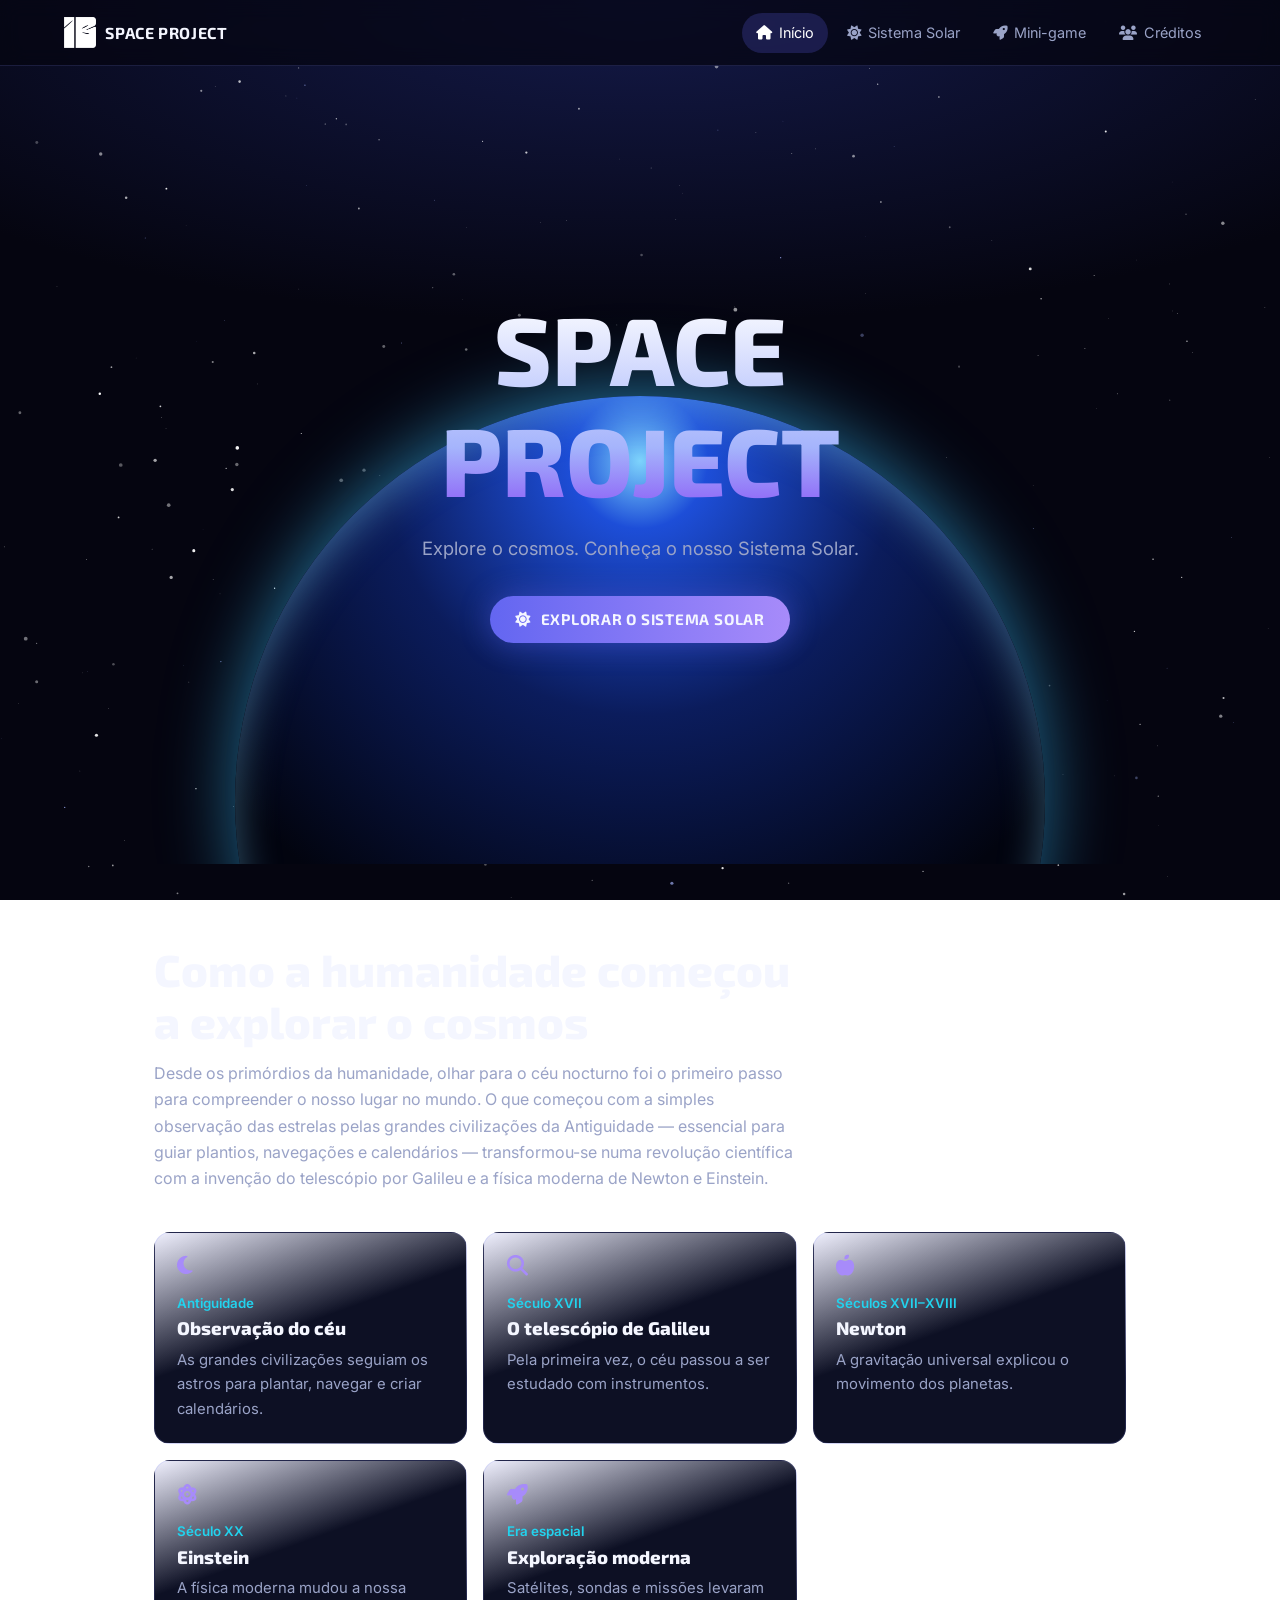
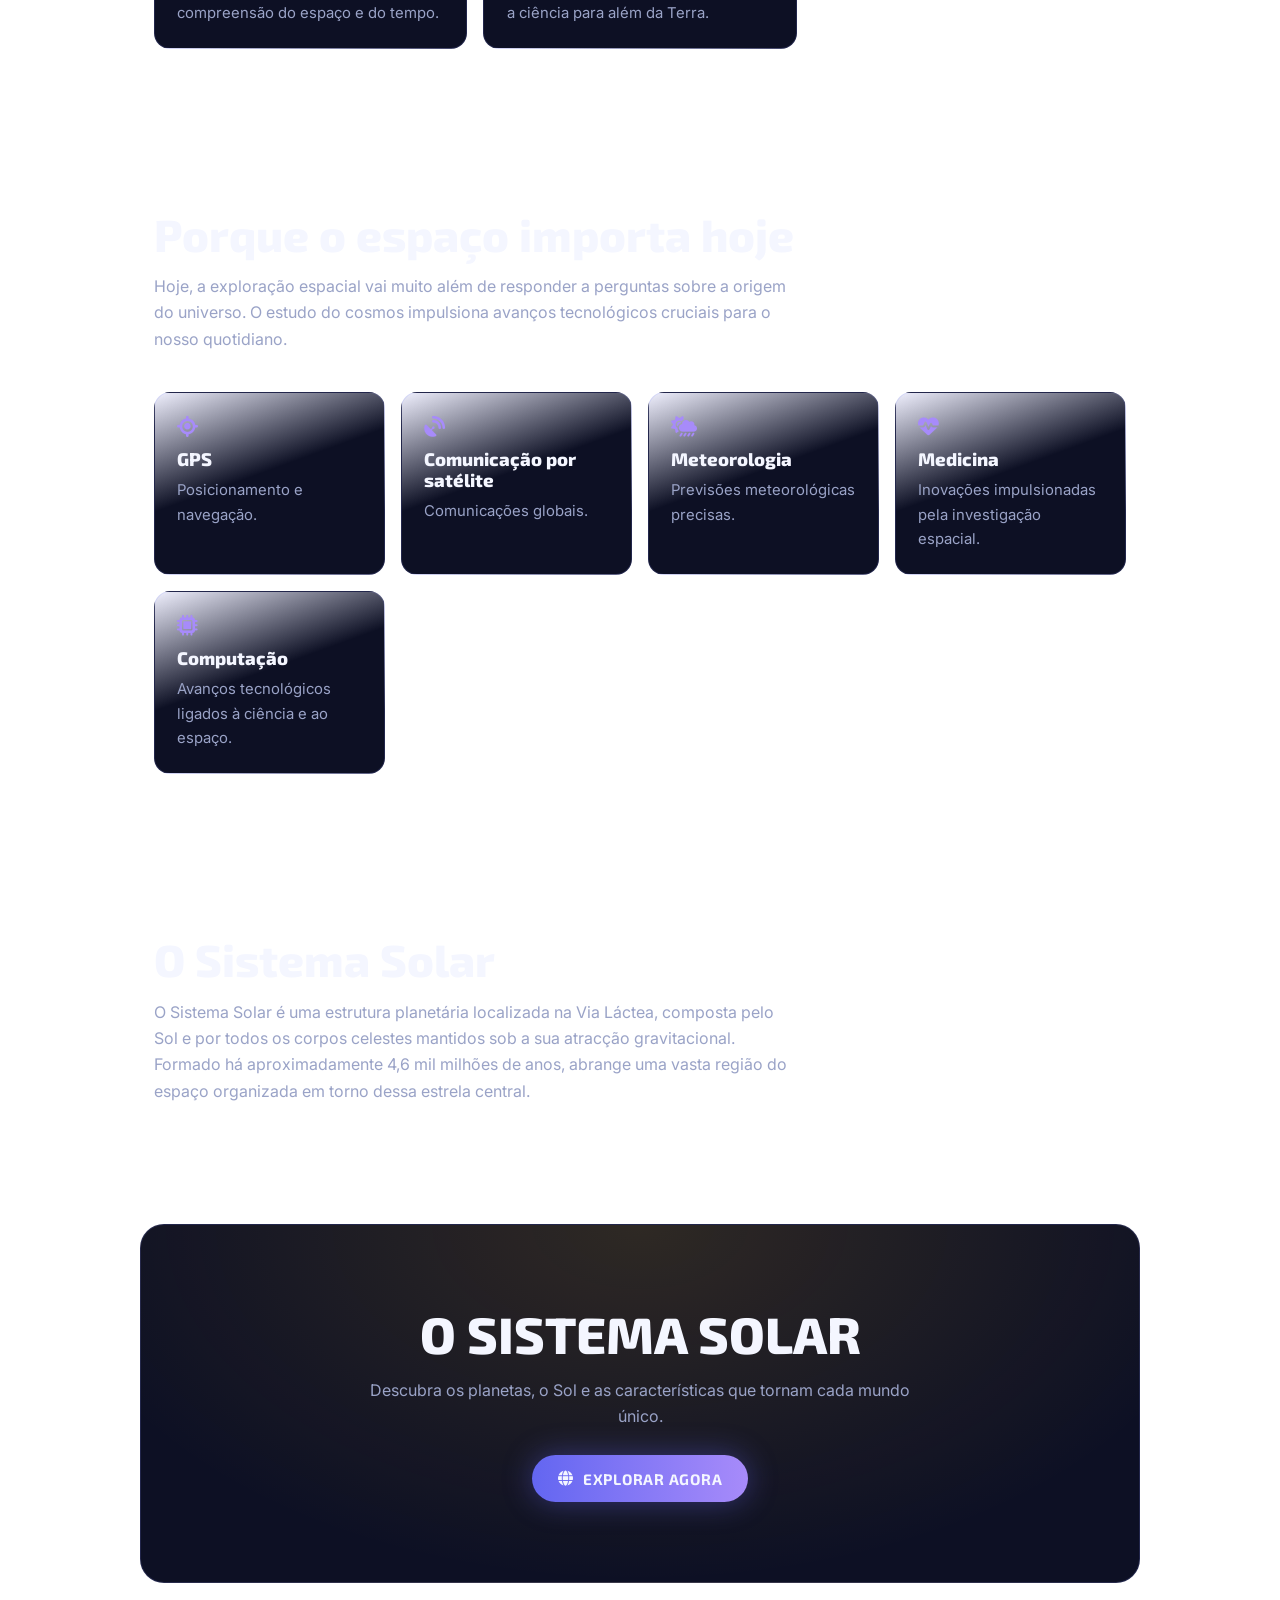
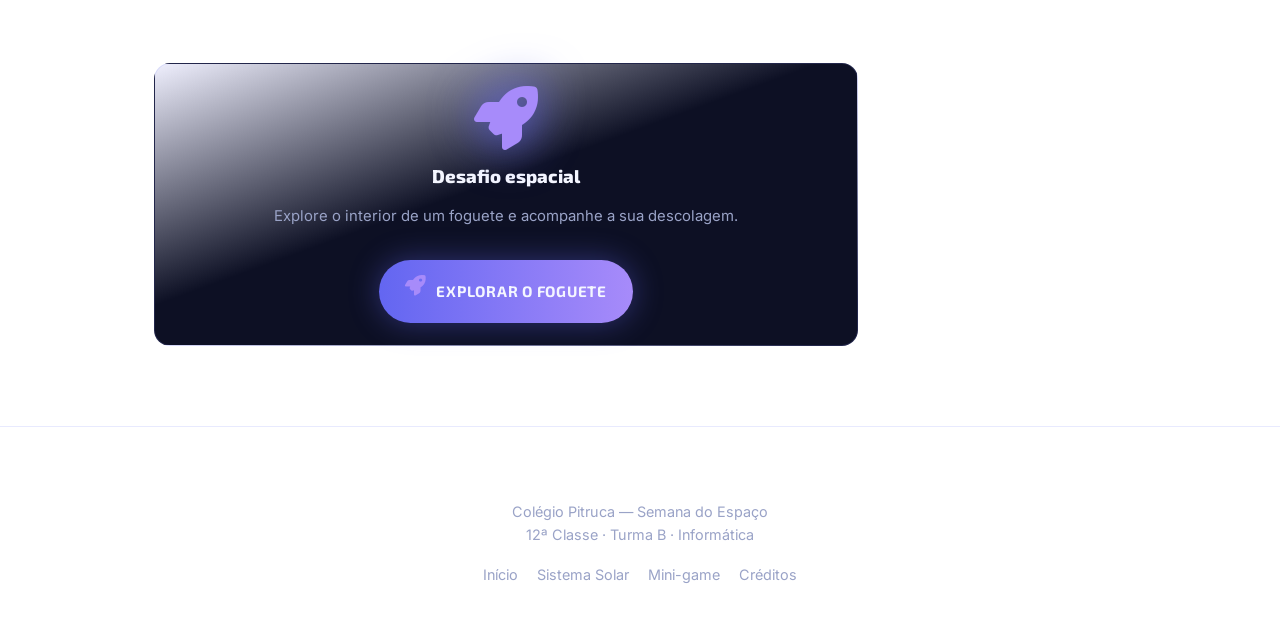
<file: index.html>
<!DOCTYPE html>
<html lang="pt-PT">

<head>
    <meta charset="utf-8">
    <title>SPACE PROJECT | Colégio Pitruca</title>
    <meta name="description" content="Projecto educativo sobre o cosmos e o Sistema Solar desenvolvido para a Semana do Espaço do Colégio Pitruca.">
    <meta name="viewport" content="width=device-width, initial-scale=1.0">
    <meta name="theme-color" content="#050510">
    <link rel="icon" type="image/png" href="img/logo.png">
    <link rel="apple-touch-icon" href="img/logo.png">
    <meta property="og:type" content="website">
    <meta property="og:title" content="SPACE PROJECT | Colégio Pitruca">
    <meta property="og:description" content="Explore o cosmos e conheça o Sistema Solar com o SPACE PROJECT.">
    <meta property="og:image" content="img/logo.png">
    <meta property="og:image:alt" content="Logótipo do SPACE PROJECT">
    <meta name="twitter:card" content="summary">
    <meta name="twitter:title" content="SPACE PROJECT | Colégio Pitruca">
    <meta name="twitter:description" content="Explore o cosmos e conheça o Sistema Solar com o SPACE PROJECT.">

    <!-- Fontes (Exo 2 para títulos, Inter para texto) -->
    <link rel="stylesheet" href="https://fonts.googleapis.com/css2?family=Exo+2:wght@600;800&family=Inter:wght@400;500;600&display=swap">

    <!-- Ícones Font Awesome -->
    <link rel="stylesheet" href="https://cdnjs.cloudflare.com/ajax/libs/font-awesome/6.5.1/css/all.min.css">

    <!-- Estilos do site -->
    <link rel="stylesheet" href="css/style.css">
</head>

<!-- data-page indica a página actual (usado por main.js para marcar o link activo) -->
<body data-page="index.html">

    <!-- Fundo de estrelas (desenhado por main.js) -->
    <canvas id="stars" aria-hidden="true"></canvas>

    <!-- Barra de navegação (preenchida por main.js) -->
    <header id="nav"></header>

    <main>

        <!-- HERO: título e botão principal -->
        <section class="hero">
            <div>
                <h1>SPACE<br>PROJECT</h1>
                <p>Explore o cosmos. Conheça o nosso Sistema Solar.</p>
                <a class="btn" href="sistema-solar.html">
                    <i class="fa-solid fa-sun"></i> EXPLORAR O SISTEMA SOLAR
                </a>
            </div>

            <!-- Terra decorativa no fundo do hero -->
           <div class="earth" aria-hidden="true"></div> 
        </section>

        <!-- HISTÓRIA: texto introdutório + linha do tempo -->
        <section class="reveal">
            <div class="head">
                <h2>Como a humanidade começou a explorar o cosmos</h2>
                <p>
                    Desde os primórdios da humanidade, olhar para o céu nocturno foi o primeiro passo
                    para compreender o nosso lugar no mundo. O que começou com a simples observação das
                    estrelas pelas grandes civilizações da Antiguidade — essencial para guiar plantios,
                    navegações e calendários — transformou-se numa revolução científica com a invenção
                    do telescópio por Galileu e a física moderna de Newton e Einstein.
                </p>
            </div>

            <div class="timeline">
                <article class="card">
                    <i class="fa-solid fa-moon"></i>
                    <small>Antiguidade</small>
                    <h3>Observação do céu</h3>
                    <p>As grandes civilizações seguiam os astros para plantar, navegar e criar calendários.</p>
                </article>

                <article class="card">
                    <i class="fa-solid fa-magnifying-glass"></i>
                    <small>Século XVII</small>
                    <h3>O telescópio de Galileu</h3>
                    <p>Pela primeira vez, o céu passou a ser estudado com instrumentos.</p>
                </article>

                <article class="card">
                    <i class="fa-solid fa-apple-whole"></i>
                    <small>Séculos XVII–XVIII</small>
                    <h3>Newton</h3>
                    <p>A gravitação universal explicou o movimento dos planetas.</p>
                </article>

                <article class="card">
                    <i class="fa-solid fa-atom"></i>
                    <small>Século XX</small>
                    <h3>Einstein</h3>
                    <p>A física moderna mudou a nossa compreensão do espaço e do tempo.</p>
                </article>

                <article class="card">
                    <i class="fa-solid fa-rocket"></i>
                    <small>Era espacial</small>
                    <h3>Exploração moderna</h3>
                    <p>Satélites, sondas e missões levaram a ciência para além da Terra.</p>
                </article>
            </div>
        </section>

        <!-- IMPORTÂNCIA: aplicações práticas do estudo do espaço -->
        <section class="reveal">
            <div class="head">
                <h2>Porque o espaço importa hoje</h2>
                <p>
                    Hoje, a exploração espacial vai muito além de responder a perguntas sobre a origem
                    do universo. O estudo do cosmos impulsiona avanços tecnológicos cruciais para o
                    nosso quotidiano.
                </p>
            </div>

            <div class="apps">
                <div class="card">
                    <i class="fa-solid fa-location-crosshairs"></i>
                    <h3>GPS</h3>
                    <p>Posicionamento e navegação.</p>
                </div>

                <div class="card">
                    <i class="fa-solid fa-satellite-dish"></i>
                    <h3>Comunicação por satélite</h3>
                    <p>Comunicações globais.</p>
                </div>

                <div class="card">
                    <i class="fa-solid fa-cloud-sun-rain"></i>
                    <h3>Meteorologia</h3>
                    <p>Previsões meteorológicas precisas.</p>
                </div>

                <div class="card">
                    <i class="fa-solid fa-heart-pulse"></i>
                    <h3>Medicina</h3>
                    <p>Inovações impulsionadas pela investigação espacial.</p>
                </div>

                <div class="card">
                    <i class="fa-solid fa-microchip"></i>
                    <h3>Computação</h3>
                    <p>Avanços tecnológicos ligados à ciência e ao espaço.</p>
                </div>
            </div>
        </section>

        <!-- INTRODUÇÃO AO SISTEMA SOLAR -->
        <section class="reveal">
            <div class="head">
                <h2>O Sistema Solar</h2>
                <p>
                    O Sistema Solar é uma estrutura planetária localizada na Via Láctea, composta pelo
                    Sol e por todos os corpos celestes mantidos sob a sua atracção gravitacional.
                    Formado há aproximadamente 4,6 mil milhões de anos, abrange uma vasta região do
                    espaço organizada em torno dessa estrela central.
                </p>
            </div>
        </section>

        <!-- CTA: convite para explorar o Sistema Solar -->
        <section class="solar-cta reveal">
            <h2>O SISTEMA SOLAR</h2>
            <p>Descubra os planetas, o Sol e as características que tornam cada mundo único.</p>
            <a class="btn" href="sistema-solar.html">
                <i class="fa-solid fa-globe"></i> EXPLORAR AGORA
            </a>
        </section>
            
        <!-- MINI-GAME: acesso à página do jogo da turma -->
        <section class="reveal">
            <div class="card game" style="text-align:center">
                <i class="fa-solid fa-rocket"></i>
                <h3>Desafio espacial</h3>
                <p>Explore o interior de um foguete e acompanhe a sua descolagem.</p>
                <a class="btn" href="mini-game.html">
                    <i class="fa-solid fa-rocket"></i> EXPLORAR O FOGUETE
                </a>
            </div>
        </section>

    </main>

    <!-- Rodapé (preenchido por main.js) -->
    <footer id="footer"></footer>

    <!-- Scripts: planets.js (dados) deve carregar antes de main.js -->
    <script src="js/planets.js"></script>
    <script src="js/main.js"></script>
</body>
</html>
</file>
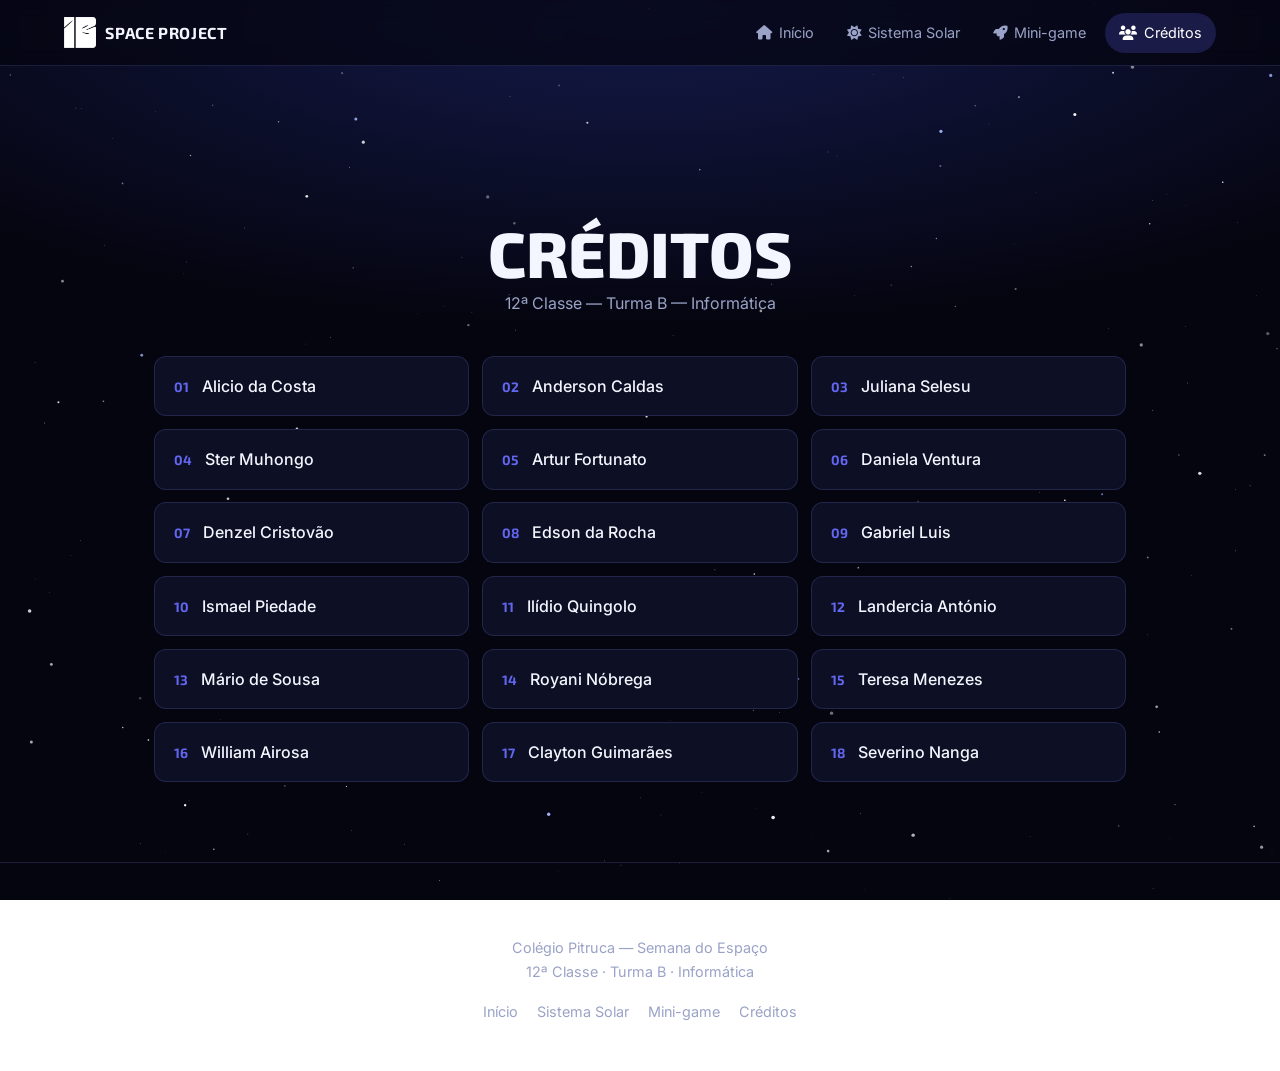
<file: creditos.html>
<!DOCTYPE html>
<html lang="pt-PT">
<head>
    <meta charset="utf-8">
    <title>Créditos | Projecto Espacial</title>
    <meta name="description" content="Projecto Espacial — Colégio Pitruca, Semana do Espaço.">
    <meta name="viewport" content="width=device-width, initial-scale=1.0">
    <meta name="theme-color" content="#050510">
    <link rel="icon" type="image/png" href="img/logo.png">
    <link rel="apple-touch-icon" href="img/logo.png">
    <meta property="og:type" content="website">
    <meta property="og:title" content="Créditos | SPACE PROJECT">
    <meta property="og:description" content="Conheça a turma por trás do SPACE PROJECT, desenvolvido para a Semana do Espaço.">
    <meta property="og:image" content="img/logo.png">
    <meta property="og:image:alt" content="Logótipo do SPACE PROJECT">
    <meta name="twitter:card" content="summary">
    <meta name="twitter:title" content="Créditos | SPACE PROJECT">
    <meta name="twitter:description" content="Conheça a turma por trás do SPACE PROJECT, desenvolvido para a Semana do Espaço.">
    <link rel="stylesheet" href="https://fonts.googleapis.com/css2?family=Exo+2:wght@600;800&family=Inter:wght@400;500;600&display=swap">
    <link rel="stylesheet" href="https://cdnjs.cloudflare.com/ajax/libs/font-awesome/6.5.1/css/all.min.css">
    <link rel="stylesheet" href="css/style.css">
</head>
<body data-page="creditos.html">

    <!-- Fundo de estrelas (desenhado por main.js) -->
    <canvas id="stars" aria-hidden="true"></canvas>

    <!-- Barra de navegação (preenchida por main.js) -->
    <header id="nav"></header>

    <main>
        <section>

            <!-- Título da página e identificação da turma -->
            <div class="page-title">
                <h1>CRÉDITOS</h1>
                <p>12ª Classe — Turma B — Informática</p>
            </div>

            <!-- Lista de alunos: os nomes vêm do array "students" em planets.js
                 e são inseridos aqui por main.js (função initializeCredits) -->
            <ol id="students" style="margin-top:2.5rem"></ol>

        </section>
    </main>

    <!-- Rodapé (preenchido por main.js) -->
    <footer id="footer"></footer>

    <!-- Scripts: planets.js (dados) deve carregar antes de main.js -->
    <script src="js/planets.js"></script>
    <script src="js/main.js"></script>
</body>

</html>
</file>
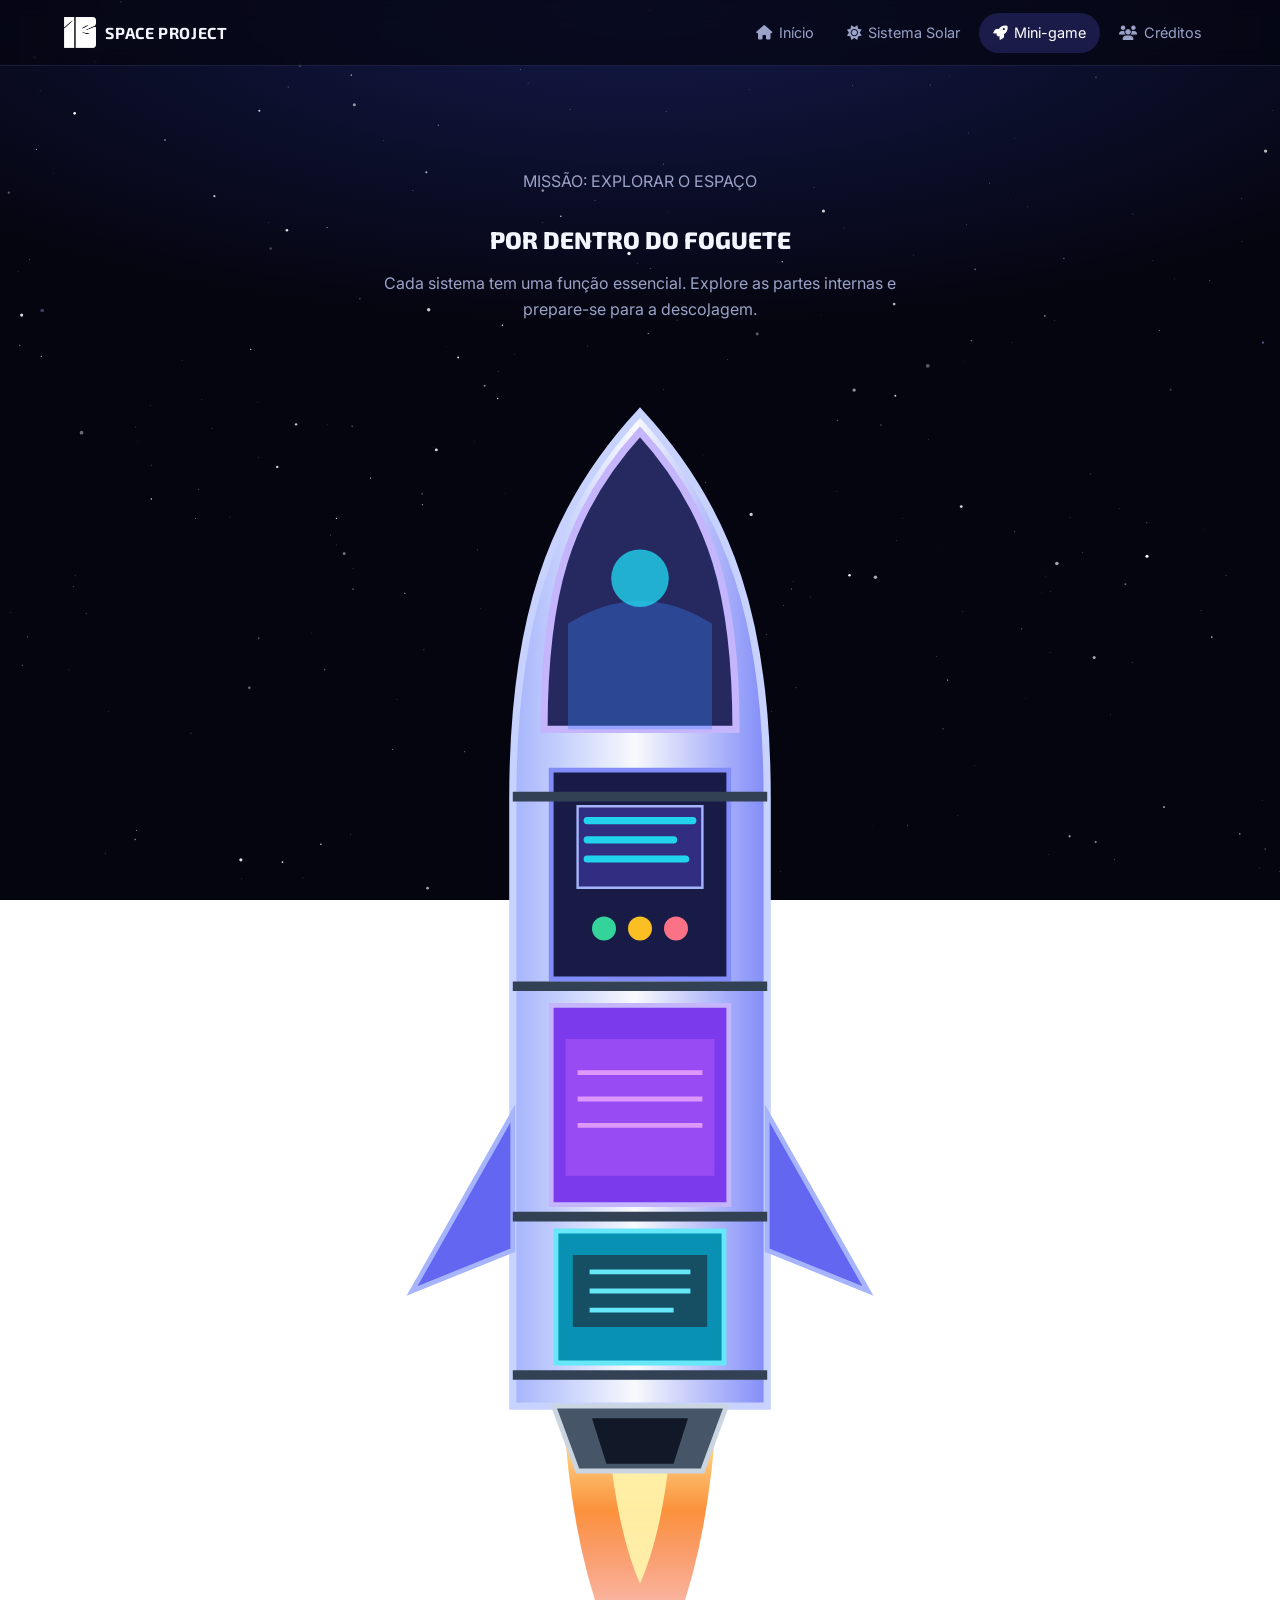
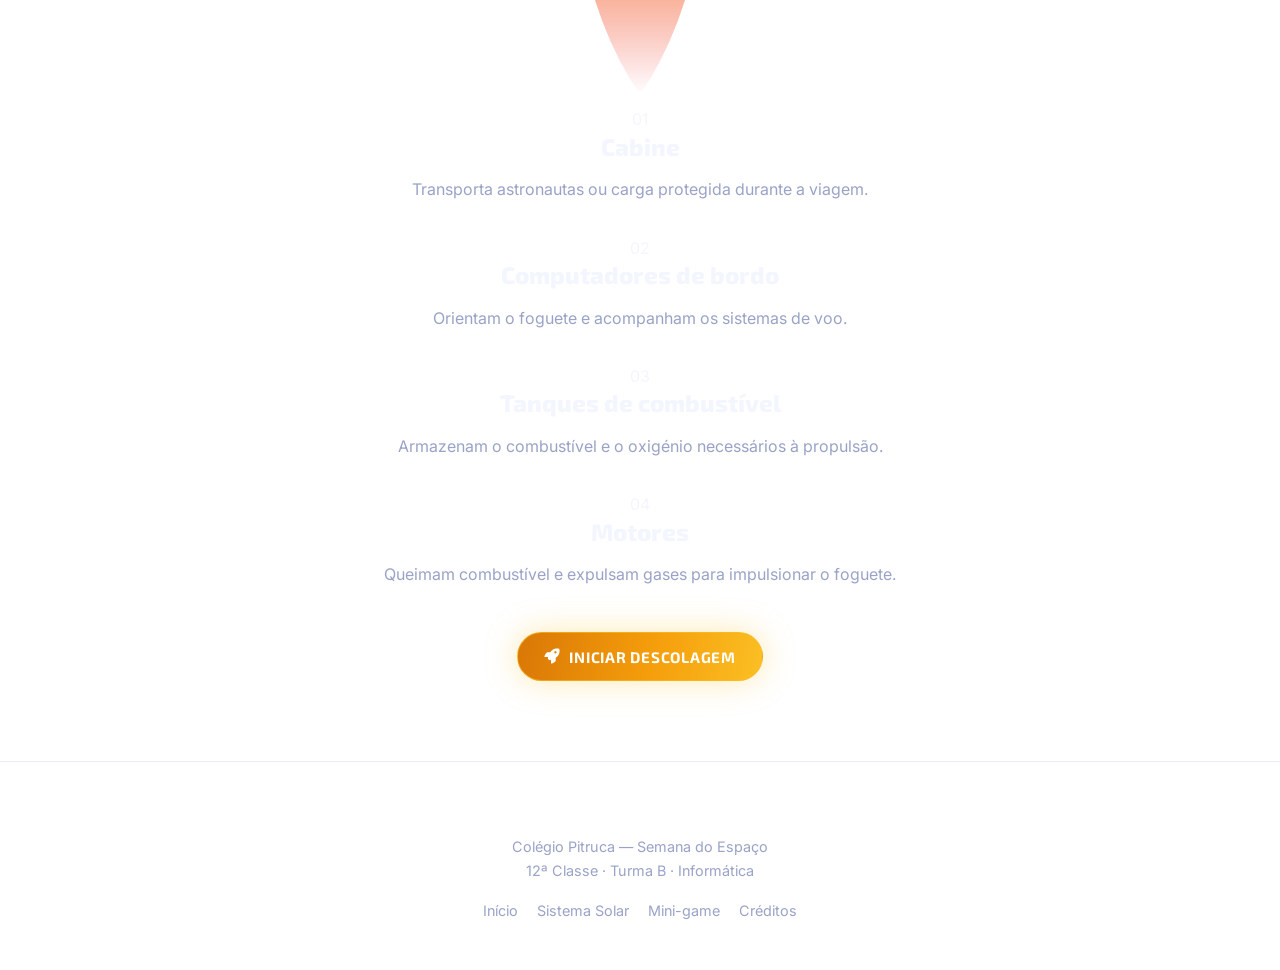
<file: mini-game.html>
﻿<!DOCTYPE html>
<html lang="pt-PT">
<head>
    <meta charset="utf-8">
    <title>Foguete Espacial | Projecto Espacial</title>
    <meta name="description" content="Explore o interior de um foguete espacial e acompanhe a sua descolagem.">
    <meta name="viewport" content="width=device-width, initial-scale=1.0">
    <meta name="theme-color" content="#050510">
    <link rel="icon" type="image/png" href="img/logo.png">
    <link rel="apple-touch-icon" href="img/logo.png">
    <meta property="og:type" content="website">
    <meta property="og:title" content="Foguete Espacial | SPACE PROJECT">
    <meta property="og:description" content="Descubra os sistemas que permitem a um foguete chegar ao espaço.">
    <meta property="og:image" content="img/logo.png">
    <meta property="og:image:alt" content="Logótipo do SPACE PROJECT">
    <meta name="twitter:card" content="summary">
    <meta name="twitter:title" content="Foguete Espacial | SPACE PROJECT">
    <meta name="twitter:description" content="Descubra os sistemas que permitem a um foguete chegar ao espaço.">
    <link rel="stylesheet" href="https://fonts.googleapis.com/css2?family=Exo+2:wght@600;800&family=Inter:wght@400;500;600&display=swap">
    <link rel="stylesheet" href="https://cdnjs.cloudflare.com/ajax/libs/font-awesome/6.5.1/css/all.min.css">
    <link rel="stylesheet" href="css/style.css">
    <link rel="stylesheet" href="css/mini-game.css">
</head>
<body data-page="mini-game.html">
    <canvas id="stars" aria-hidden="true"></canvas>
    <header id="nav"></header>
    <main>
        <section class="game rocket-page reveal">
            <p class="eyebrow">MISSÃO: EXPLORAR O ESPAÇO</p>
            <h1>POR DENTRO DO FOGUETE</h1>
            <p class="rocket-intro">Cada sistema tem uma função essencial. Explore as partes internas e prepare-se para a descolagem.</p>
            <div class="rocket-scene" id="rocket-scene">
                <div class="rocket-glow" aria-hidden="true"></div>
                <div class="rocket-art" aria-label="Ilustração em corte de um foguete espacial com os seus componentes internos">
                    <svg viewBox="0 0 240 560" role="img" aria-labelledby="rocket-title rocket-desc">
                        <title id="rocket-title">Foguete espacial em corte</title>
                        <desc id="rocket-desc">Foguete com cabine, tanques de combustível, computadores de bordo e motores visíveis no interior.</desc>
                        <defs>
                            <linearGradient id="rocket-body" x1="0" x2="1"><stop stop-color="#a5b4fc"/><stop offset=".48" stop-color="#f8fafc"/><stop offset="1" stop-color="#818cf8"/></linearGradient>
                            <linearGradient id="rocket-fire" x1="0" x2="0" y1="0" y2="1"><stop stop-color="#fff7ad"/><stop offset=".35" stop-color="#fb923c"/><stop offset="1" stop-color="#ef4444" stop-opacity="0"/></linearGradient>
                            <clipPath id="rocket-window"><path d="M120 32C151 66 160 101 160 156H80C80 101 89 66 120 32Z"/></clipPath>
                        </defs>
                        <g class="rocket-exhaust"><path d="M88 440Q93 520 120 558Q147 520 152 440Z" fill="url(#rocket-fire)"/><path d="M106 440Q109 487 120 512Q131 487 134 440Z" fill="#fff7ad" opacity=".9"/></g>
                        <path d="M120 24C158 65 173 112 173 185V438H67V185C67 112 82 65 120 24Z" fill="url(#rocket-body)" stroke="#c7d2fe" stroke-width="3"/>
                        <path d="M120 32C151 66 160 101 160 156H80C80 101 89 66 120 32Z" fill="#25295f" stroke="#c4b5fd" stroke-width="3"/>
                        <g clip-path="url(#rocket-window)">
                            <path d="M90 112Q120 93 150 112V160H90Z" fill="#3b82f6" opacity=".35"/>
                            <circle cx="120" cy="93" r="12" fill="#22d3ee" opacity=".8"/>
                            <path d="M80 157H160V165H80Z" fill="#818cf8"/>
                        </g>
                        <path d="M83 173H157V260H83Z" fill="#171b46" stroke="#818cf8" stroke-width="2"/>
                        <path d="M94 188H146V222H94Z" fill="#312e81" stroke="#a5b4fc"/>
                        <path d="M98 194H142M98 202H134M98 210H139" stroke="#22d3ee" stroke-width="3" stroke-linecap="round"/>
                        <circle cx="105" cy="239" r="5" fill="#34d399"/><circle cx="120" cy="239" r="5" fill="#fbbf24"/><circle cx="135" cy="239" r="5" fill="#fb7185"/>
                        <path d="M83 271H157V354H83Z" fill="#7c3aed" stroke="#c4b5fd" stroke-width="2"/>
                        <path d="M89 285H151V342H89Z" fill="#a855f7" opacity=".65"/>
                        <path d="M94 299H146M94 310H146M94 321H146" stroke="#f0abfc" stroke-width="2" opacity=".8"/>
                        <path d="M85 365H155V420H85Z" fill="#0891b2" stroke="#67e8f9" stroke-width="2"/>
                        <path d="M92 375H148V405H92Z" fill="#164e63"/>
                        <path d="M99 382H141M99 390H141M99 398H134" stroke="#67e8f9" stroke-width="2"/>
                        <path d="M67 316L25 390L67 373ZM173 316L215 390L173 373Z" fill="#6366f1" stroke="#a5b4fc" stroke-width="2"/>
                        <path d="M84 438H156L146 465H94Z" fill="#475569" stroke="#cbd5e1" stroke-width="2"/>
                        <path d="M100 443H140L134 462H106Z" fill="#111827"/>
                        <path d="M67 184H173M67 263H173M67 359H173M67 425H173" stroke="#334155" stroke-width="4"/>
                    </svg>
                </div>
                <div class="rocket-facts" aria-label="Componentes internos do foguete">
                    <article class="rocket-fact fact-cabin"><span class="fact-number">01</span><div><h2>Cabine</h2><p>Transporta astronautas ou carga protegida durante a viagem.</p></div></article>
                    <article class="rocket-fact fact-computer"><span class="fact-number">02</span><div><h2>Computadores de bordo</h2><p>Orientam o foguete e acompanham os sistemas de voo.</p></div></article>
                    <article class="rocket-fact fact-fuel"><span class="fact-number">03</span><div><h2>Tanques de combustível</h2><p>Armazenam o combustível e o oxigénio necessários à propulsão.</p></div></article>
                    <article class="rocket-fact fact-engine"><span class="fact-number">04</span><div><h2>Motores</h2><p>Queimam combustível e expulsam gases para impulsionar o foguete.</p></div></article>
                </div>
                <span class="rocket-orbit orbit-one" aria-hidden="true"></span><span class="rocket-orbit orbit-two" aria-hidden="true"></span>
            </div>
            <button class="btn launch-action" id="launch" type="button"><i class="fa-solid fa-rocket" aria-hidden="true"></i> INICIAR DESCOLAGEM</button>
        </section>
    </main>
    <footer id="footer"></footer>
    <div id="launch-overlay" aria-hidden="true" aria-live="assertive" tabindex="-1">
        <p>Preparar para a descolagem...</p>
        <div class="launch-rocket" aria-hidden="true">
            <svg viewBox="0 0 80 160" role="presentation">
                <defs><linearGradient id="launch-flame" x1="0" y1="0" x2="0" y2="1"><stop offset="0" stop-color="#fff"/><stop offset=".4" stop-color="#fbbf24"/><stop offset="1" stop-color="#ef4444" stop-opacity="0"/></linearGradient></defs>
                <path class="rocket-flame" d="M31 111 Q40 158 49 111Z" fill="url(#launch-flame)"/><path d="M40 4C57 23 60 54 56 112H24C20 54 23 23 40 4Z" fill="#e5e9ff"/><path d="M40 4C49 17 54 32 55 48H25C26 32 31 17 40 4Z" fill="#6366f1"/><circle cx="40" cy="68" r="10" fill="#0b1030" stroke="#22d3ee" stroke-width="4"/><path d="M24 82L7 119l17-8ZM56 82l17 37-17-8Z" fill="#a78bfa"/><rect x="30" y="108" width="20" height="8" rx="3" fill="#4b5563"/>
            </svg>
        </div>
    </div>
    <script src="js/main.js"></script>
    <script src="js/mini-game.js"></script>
</body>
</html>
</file>
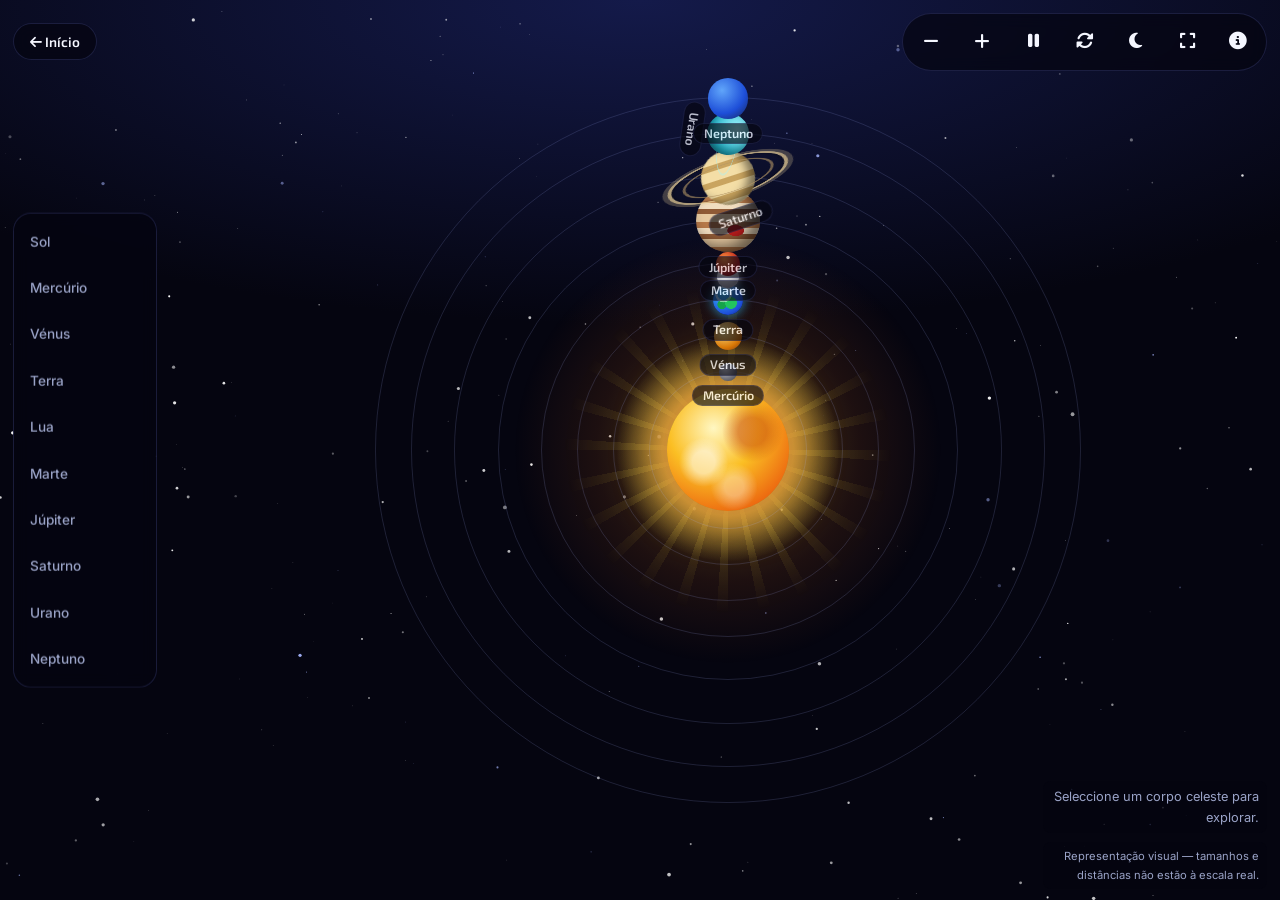
<file: sistema-solar.html>
<!DOCTYPE html>
<html lang="pt-PT">

<head>
    <meta charset="utf-8">
    <title>Sistema Solar | Projecto Espacial</title>
    <meta name="description" content="Explore o Sistema Solar: Sol e oito planetas com informação educativa.">
    <meta name="viewport" content="width=device-width, initial-scale=1.0">
    <meta name="theme-color" content="#050510">
    <link rel="icon" type="image/png" href="img/logo.png">
    <link rel="apple-touch-icon" href="img/logo.png">
    <meta property="og:type" content="website">
    <meta property="og:title" content="Sistema Solar | SPACE PROJECT">
    <meta property="og:description" content="Explore o Sol e os oito planetas, com dados educativos e fontes NASA.">
    <meta property="og:image" content="img/logo.png">
    <meta property="og:image:alt" content="Logótipo do SPACE PROJECT">
    <meta name="twitter:card" content="summary">
    <meta name="twitter:title" content="Sistema Solar | SPACE PROJECT">
    <meta name="twitter:description" content="Explore o Sol e os oito planetas, com dados educativos e fontes NASA.">

    <!-- Fontes (Exo 2 para títulos, Inter para texto) -->
    <link rel="stylesheet" href="https://fonts.googleapis.com/css2?family=Exo+2:wght@600;800&family=Inter:wght@400;500;600&display=swap">

    <!-- Ícones Font Awesome -->
    <link rel="stylesheet" href="https://cdnjs.cloudflare.com/ajax/libs/font-awesome/6.5.1/css/all.min.css">

    <!-- Estilos globais e estilos específicos desta página -->
    <link rel="stylesheet" href="css/style.css">
    <link rel="stylesheet" href="css/solar-system.css">
</head>

<!-- class="solar" bloqueia o scroll e ocupa o ecrã todo; data-page marca o link activo -->
<body class="solar" data-page="sistema-solar.html">

    <!-- Fundo de estrelas (desenhado por main.js) -->
    <canvas id="stars" aria-hidden="true"></canvas>

    <!-- VISTA PRINCIPAL: o Sol fica no centro do #stage;
         as órbitas e os planetas são criados por solar-system.js -->
    <div id="view">
        <div id="stage">

            <!-- Sol: botão com várias camadas visuais (brilho, raios, halo, superfície, plasma) -->
            <button id="sun" data-id="sun" aria-label="Sol">
                <span class="sunlayer s-glow"></span>
                <span class="sunlayer s-rays"></span>
                <span class="sunlayer s-halo"></span>
                <span class="sunlayer s-body"></span>
                <span class="sunlayer s-plasma"></span>
            </button>

        </div>
    </div>

    <!-- BARRA SUPERIOR: voltar ao início + controlos -->
    <div id="top" class="hud">
        <a class="back" href="index.html">
            <i class="fa-solid fa-arrow-left"></i> <span>Início</span>
        </a>

        <div id="controls" role="toolbar" aria-label="Controlos">
            <button id="bOut" aria-label="Afastar"><i class="fa-solid fa-minus"></i></button>
            <button id="bIn" aria-label="Aproximar"><i class="fa-solid fa-plus"></i></button>
            <button id="bPause" aria-label="Pausar movimento" aria-pressed="false"><i class="fa-solid fa-pause"></i></button>
            <button id="bReset" aria-label="Repor vista"><i class="fa-solid fa-rotate"></i></button>
            <button id="bMoon" aria-label="Activar modo nocturno" aria-pressed="false"><i class="fa-solid fa-moon"></i></button>
            <button id="bFull" aria-label="Ecrã inteiro"><i class="fa-solid fa-expand"></i></button>
            <button id="bHelp" aria-label="Ajuda" aria-expanded="false" aria-controls="help"><i class="fa-solid fa-circle-info"></i></button>
        </div>
    </div>

    <!-- Caixa de ajuda (aparece ao clicar no botão de info) -->
    <div id="help" class="hud">
        Clique num planeta ou no Sol para ver a informação. Clique na Lua, junto à Terra, para ver a
        informação e activar o modo nocturno (clique outra vez para o desligar).
        Use ← → para mudar de planeta e Esc para fechar.
    </div>

    <!-- Mensagens discretas de orientação -->
    <p id="hint" class="hud">Seleccione um corpo celeste para explorar.</p>
    <p id="scale">Representação visual — tamanhos e distâncias não estão à escala real.</p>

    <!-- Barra de navegação entre corpos celestes (botões criados por solar-system.js) -->
    <nav id="planetnav" class="hud" aria-label="Planetas"></nav>

    <!-- PAINEL DE INFORMAÇÃO: escondido até se seleccionar um corpo celeste.
         Os textos são preenchidos por selectPlanet() com os dados de planets.js -->
    <aside id="panel" aria-hidden="true" aria-label="Informação" tabindex="-1">

        <!-- Nome, tipo e botão de fechar -->
        <header>
            <div>
                <h2 id="pn"></h2>
                <span id="pt"></span>
            </div>
            <button id="pClose" aria-label="Fechar"><i class="fa-solid fa-xmark"></i></button>
        </header>

        <!-- Descrição -->
        <p class="desc" id="pd"></p>

        <!-- Dados: luas, gravidade e distância à Terra -->
        <dl>
            <div>
                <dt><i class="fa-solid fa-moon"></i>LUAS</dt>
                <dd id="pm"></dd>
            </div>
            <div>
                <dt><i class="fa-solid fa-weight-hanging"></i>GRAVIDADE</dt>
                <dd id="pg"></dd>
            </div>
            <div>
                <dt><i class="fa-solid fa-ruler-horizontal"></i>DISTÂNCIA DA TERRA</dt>
                <dd id="pk"></dd>
            </div>
        </dl>

        <!-- Rodapé do painel: anterior, fonte dos dados e seguinte -->
        <footer>
            <button id="pPrev" aria-label="Anterior"><i class="fa-solid fa-arrow-left"></i></button>
            <span id="ps"></span>
            <button id="pNext" aria-label="Seguinte"><i class="fa-solid fa-arrow-right"></i></button>
        </footer>
    </aside>

    <!-- Scripts: planets.js (dados) → main.js (site) → solar-system.js (experiência interactiva) -->
    <script src="js/planets.js"></script>
    <script src="js/main.js"></script>
    <script src="js/solar-system.js"></script>
</body>

</html>
</file>
<file: css/style.css>
/* ==========================================================
   PROJECTO ESPACIAL — estilos globais
   Usados por todas as páginas
   ========================================================== */


/* ----------------------------------------------------------
   VARIÁVEIS: cores, raio e fontes do design system
   ---------------------------------------------------------- */
:root {
    --bg: #050510;                      /* fundo base */
    --bg2: #0b1030;
    --card: #0d1024;                    /* fundo dos cartões */
    --line: rgba(129, 140, 248, .18);   /* linhas e bordas subtis */
    --txt: #f4f6ff;                     /* texto principal */
    --mut: #9aa3c7;                     /* texto secundário */
    --ind: #6366f1;                     /* índigo (acento principal) */
    --vio: #a78bfa;                     /* violeta */
    --cyan: #22d3ee;                    /* ciano (detalhes) */
    --sol: #fbbf24;                     /* dourado solar */
    --r: 16px;                          /* raio dos cartões */
    --fh: "Exo 2", sans-serif;          /* fonte dos títulos */
    --fb: "Inter", sans-serif;          /* fonte do texto */
}


/* ----------------------------------------------------------
   BASE
   ---------------------------------------------------------- */
* {
    box-sizing: border-box;
    margin: 0;
}

html {
    scroll-behavior: smooth;
}

body {
    background: radial-gradient(120% 60% at 50% 0, #141a4a 0, var(--bg) 60%) fixed;
    color: var(--txt);
    font: 16px/1.65 var(--fb);
    min-height: 100vh;
    transition: background .8s;
}

/* Canvas das estrelas: fica atrás de tudo e não bloqueia cliques */
#stars {
    position: fixed;
    inset: 0;
    z-index: -1;
    pointer-events: none;
}

a {
    color: inherit;
    text-decoration: none;
}

/* Foco visível para navegação por teclado */
:focus-visible {
    outline: 2px solid var(--cyan);
    outline-offset: 3px;
}

h1,
h2,
h3 {
    font-family: var(--fh);
    line-height: 1.15;
    font-weight: 800;
}


/* ----------------------------------------------------------
   NAVEGAÇÃO (fixa no topo)
   ---------------------------------------------------------- */
#nav {
    position: fixed;
    top: 0;
    left: 0;
    right: 0;
    z-index: 50;
    display: flex;
    justify-content: space-between;
    align-items: center;
    padding: .8rem 5vw;
    background: rgba(5, 5, 16, .7);
    backdrop-filter: blur(10px);
    border-bottom: 1px solid var(--line);
}

.brand {
    font: 700 1rem var(--fh);
    letter-spacing: .04em;
}

.brand i {
    color: var(--ind);
    margin-right: .4rem;
}

#nav nav {
    display: flex;
    gap: .3rem;
}

#nav nav a {
    padding: .5rem .9rem;
    border-radius: 99px;
    color: var(--mut);
    font-size: .9rem;
    transition: .25s;
}

#nav nav a i {
    margin-right: .4rem;
}

/* Hover e página activa (aria-current definido por main.js) */
#nav nav a:hover,
#nav nav a[aria-current] {
    color: #fff;
    background: rgba(99, 102, 241, .22);
}


/* ----------------------------------------------------------
   LAYOUT E BOTÃO
   ---------------------------------------------------------- */
main {
    padding-top: 4.5rem;    /* espaço para a navegação fixa */
}

section {
    padding: 5rem 5vw;
    max-width: 1100px;
    margin: auto;
}

.btn {
    display: inline-flex;
    gap: .6rem;
    align-items: center;
    padding: .9rem 1.6rem;
    border-radius: 99px;
    background: linear-gradient(90deg, var(--ind), var(--vio));
    font: 700 .95rem var(--fh);
    letter-spacing: .05em;
    box-shadow: 0 0 30px rgba(99, 102, 241, .4);
    transition: .25s;
}

.btn:hover {
    transform: translateY(-2px);
    box-shadow: 0 0 44px rgba(139, 92, 246, .6);
}


/* ----------------------------------------------------------
   HOME: hero
   ---------------------------------------------------------- */
.hero {
    min-height: 88vh;
    display: grid;
    place-items: center;
    text-align: center;
    position: relative;
    max-width: none;
    overflow: hidden;
}

/* Título com degradê (branco → violeta) */
.hero h1 {
    font-size: clamp(2.6rem, 9vw, 6rem);
    background: linear-gradient(180deg, #fff, #a5b4fc 70%, #8b5cf6);
    -webkit-background-clip: text;
    background-clip: text;
    color: transparent;
}

.hero p {
    max-width: 34rem;
    margin: 1.2rem auto 2rem;
    color: var(--mut);
    font-size: 1.15rem;
}

/* Terra a emergir na parte inferior do hero */
.hero .earth {
    position: absolute;
    bottom: -38vmin;
    left: 50%;
    width: 90vmin;
    height: 90vmin;
    margin-left: -45vmin;
    border-radius: 50%;
    background: radial-gradient(circle at 50% 8%, #7dd3fc 0, #1d4ed8 8%, #0b1c5c 30%, #02040f 62%);
    box-shadow: 0 -10px 70px rgba(56, 189, 248, .55), inset 0 12px 40px rgba(125, 211, 252, .4);
    z-index: -1;
}


/* ----------------------------------------------------------
   HOME: secções de conteúdo
   ---------------------------------------------------------- */

/* Cabeçalho de secção (título + texto) */
.head {
    max-width: 40rem;
    margin-bottom: 2.5rem;
}

.head h2 {
    font-size: clamp(1.8rem, 5vw, 2.8rem);
    margin-bottom: .8rem;
}

.head p {
    color: var(--mut);
}

/* Grelhas responsivas: as colunas ajustam-se à largura disponível */
.timeline {
    display: grid;
    gap: 1rem;
    grid-template-columns: repeat(auto-fit, minmax(15rem, 1fr));
}

.apps {
    display: grid;
    gap: 1rem;
    grid-template-columns: repeat(auto-fit, minmax(12rem, 1fr));
}

/* Cartão (linha do tempo, aplicações, mini-game) */
.card {
    background: linear-gradient(160deg, rgba(99, 102, 241, .1), var(--card) 45%);
    border: 1px solid var(--line);
    border-radius: var(--r);
    padding: 1.4rem;
    transition: .3s;
}

.card:hover {
    border-color: rgba(167, 139, 250, .5);
}

.card i {
    color: var(--vio);
    font-size: 1.3rem;
    margin-bottom: .8rem;
    display: block;
}

.card small {
    color: var(--cyan);
    font-weight: 600;
}

.card h3 {
    font-size: 1.15rem;
    margin: .2rem 0 .5rem;
}

.card p {
    color: var(--mut);
    font-size: .93rem;
}

/* Convite para explorar o Sistema Solar */
.solar-cta {
    text-align: center;
    background: radial-gradient(60% 100% at 50% 0, rgba(251, 191, 36, .14), transparent), var(--card);
    border: 1px solid var(--line);
    border-radius: 24px;
    max-width: 1000px;
}

.solar-cta h2 {
    font-size: clamp(2rem, 6vw, 3.2rem);
}

.solar-cta p {
    color: var(--mut);
    margin: .8rem auto 1.6rem;
    max-width: 34rem;
}


/* ----------------------------------------------------------
   ANIMAÇÃO DE ENTRADA
   .reveal começa invisível; main.js adiciona .in ao entrar no ecrã
   ---------------------------------------------------------- */
.reveal {
    opacity: 0;
    transform: translateY(16px);
    transition: opacity .7s, transform .7s;
}

.reveal.in {
    opacity: 1;
    transform: none;
}


/* ----------------------------------------------------------
   RODAPÉ
   ---------------------------------------------------------- */
#footer {
    text-align: center;
    padding: 3rem 5vw;
    border-top: 1px solid var(--line);
    color: var(--mut);
    font-size: .9rem;
}

#footer strong {
    font: 700 1.1rem var(--fh);
    color: #fff;
}

#footer div {
    margin-top: 1rem;
    display: flex;
    gap: 1.2rem;
    justify-content: center;
    flex-wrap: wrap;
}

#footer div a:hover {
    color: #fff;
}


/* ----------------------------------------------------------
   PÁGINAS SECUNDÁRIAS: título, mini-game e créditos
   ---------------------------------------------------------- */
.page-title {
    text-align: center;
    padding-top: 4rem;
}

.page-title h1 {
    font-size: clamp(2.2rem, 7vw, 4rem);
}

.page-title p {
    color: var(--mut);
}

/* Mini-game */
.game {
    text-align: center;
    max-width: 44rem;
}

.game > i {
    font-size: 4rem;
    color: var(--vio);
    margin-bottom: 1rem;
    filter: drop-shadow(0 0 24px var(--ind));
}

.game p {
    color: var(--mut);
    margin: 1rem 0 2rem;
}

#quiz-progress {
    margin: 1.5rem 0 .5rem;
    color: var(--cyan);
    font-weight: 600;
}

#quiz-question {
    margin-bottom: 1rem;
    font-size: 1.3rem;
}

#quiz-answers {
    display: grid;
    gap: .65rem;
    max-width: 28rem;
    margin: 0 auto;
}

.quiz-answer {
    padding: .8rem 1rem;
    border: 1px solid var(--line);
    border-radius: 12px;
    background: rgba(99, 102, 241, .12);
    color: var(--txt);
    font: 500 1rem var(--fb);
    cursor: pointer;
}

.quiz-answer:hover:not(:disabled) {
    border-color: var(--cyan);
}

.quiz-answer.correct {
    border-color: #4ade80;
    background: rgba(74, 222, 128, .16);
}

.quiz-answer.incorrect {
    border-color: #fb7185;
    background: rgba(251, 113, 133, .16);
}

#quiz-feedback {
    min-height: 1.65em;
    margin: 1rem 0;
}

#quiz-next,
#quiz-restart {
    border: 0;
    color: #fff;
}

#quiz [hidden] {
    display: none !important;
}

/* Créditos: lista de alunos em grelha */
#students {
    list-style: none;
    padding: 0;
    display: grid;
    gap: .8rem;
    grid-template-columns: repeat(auto-fill, minmax(15rem, 1fr));
}

#students li {
    padding: 1rem 1.2rem;
    border: 1px solid var(--line);
    border-radius: 12px;
    background: var(--card);
    font-weight: 500;
}

/* Número do aluno */
#students span {
    color: var(--ind);
    font: 700 .85rem var(--fh);
    margin-right: .8rem;
}


/* ----------------------------------------------------------
   RESPONSIVO E ACESSIBILIDADE
   ---------------------------------------------------------- */

/* Telemóvel: só ícones na navegação */
@media (max-width: 640px) {
    main {
        padding-top: 7rem;
    }

    #nav {
        flex-wrap: wrap;
        gap: .25rem;
        padding: .55rem 4vw;
    }

    #nav .brand {
        width: 100%;
    }

    #nav nav {
        width: 100%;
        justify-content: space-between;
    }

    #nav nav a {
        padding: .45rem .35rem;
        font-size: .72rem;
    }

    #nav nav a i {
        margin-right: .2rem;
    }

    .brand {
        font-size: .85rem;
    }

    .brand .logo {
        height: 1.5rem;
    }

    section {
        padding: 3.5rem 6vw;
    }
}

/* Quem prefere menos movimento: desliga animações e mostra tudo de imediato */
@media (prefers-reduced-motion: reduce) {
    * {
        animation: none !important;
        transition: none !important;
    }

    .reveal {
        opacity: 1;
        transform: none;
    }
}


/* ----------------------------------------------------------
   LOGOTIPO (na navegação)
   ---------------------------------------------------------- */
.brand {
    display: flex;
    align-items: center;
    gap: .6rem;
}

.brand .logo {
    height: 1.9rem;
    width: auto;
}
</file>
<file: css/mini-game.css>
.launch-action {
    margin: .8rem .35rem 0;
    border: 1px solid rgba(251, 191, 36, .6);
    color: #fff;
    background: linear-gradient(100deg, #d97706, #f59e0b 55%, #fbbf24);
    box-shadow: 0 0 32px rgba(251, 191, 36, .35);
}

.launch-action:hover {
    box-shadow: 0 0 48px rgba(251, 191, 36, .6);
}

.launch-action:disabled {
    cursor: wait;
}

#launch-overlay {
    position: fixed;
    inset: 0;
    z-index: 200;
    display: grid;
    place-items: center;
    overflow: hidden;
    visibility: hidden;
    opacity: 0;
    pointer-events: none;
    transition: opacity .4s ease, visibility .4s;
    background:
        radial-gradient(ellipse at 50% 100%, rgba(249, 115, 22, .34), transparent 42%),
        radial-gradient(ellipse at 50% 50%, #111946 0, #050510 72%);
}

#launch-overlay.active {
    visibility: visible;
    opacity: 1;
    pointer-events: auto;
}

#launch-overlay::before {
    position: absolute;
    inset: -100% 0;
    content: "";
    opacity: 0;
    background-image:
        radial-gradient(2px 2px at 15% 12%, #fff 70%, transparent),
        radial-gradient(2px 2px at 73% 19%, #c4b5fd 70%, transparent),
        radial-gradient(1.5px 1.5px at 34% 31%, #fff 70%, transparent),
        radial-gradient(2px 2px at 88% 42%, #fff 70%, transparent),
        radial-gradient(1.5px 1.5px at 55% 56%, #a5b4fc 70%, transparent),
        radial-gradient(2px 2px at 8% 72%, #fff 70%, transparent),
        radial-gradient(1.5px 1.5px at 42% 88%, #fff 70%, transparent);
    background-size: 100% 100%;
}

#launch-overlay.active::before {
    animation: star-streak 1.7s ease-in forwards;
}

#launch-overlay > p {
    position: absolute;
    top: 18%;
    z-index: 2;
    padding: 0 1rem;
    color: #fff;
    font: 700 clamp(1.2rem, 4vw, 2rem) var(--fh);
    text-align: center;
    text-shadow: 0 0 22px rgba(99, 102, 241, .9);
    animation: launch-message 1.7s ease-in forwards;
}

.launch-rocket {
    position: absolute;
    bottom: 13vh;
    left: 50%;
    width: clamp(70px, 12vw, 112px);
    transform: translateX(-50%);
    filter: drop-shadow(0 0 24px rgba(34, 211, 238, .65));
}

.launch-rocket svg {
    display: block;
    width: 100%;
    overflow: visible;
}

.launch-rocket svg path.rocket-flame {
    transform-box: fill-box;
    transform-origin: center top;
    animation: flame-flicker .12s ease-in-out infinite alternate;
}

#launch-overlay.active .launch-rocket {
    animation: rocket-ascent 1.7s cubic-bezier(.45, 0, .9, .45) forwards;
}

body.launching main,
body.launching #nav,
body.launching #footer {
    animation: launch-fade .45s ease-out forwards;
}

@keyframes rocket-ascent {
    0% { transform: translate(-50%, 0) scale(1); }
    12% { transform: translate(calc(-50% + 3px), 0) scale(1.02); }
    24% { transform: translate(calc(-50% - 3px), 0) scale(1); }
    100% { transform: translate(-50%, -125vh) scale(1.18); }
}

@keyframes flame-flicker {
    to { transform: scaleY(1.45); }
}

@keyframes star-streak {
    0% { opacity: .25; transform: translateY(-10vh) scaleY(.45); }
    25% { opacity: .65; }
    100% { opacity: 1; transform: translateY(100vh) scaleY(1.8); }
}

@keyframes launch-message {
    0%, 72% { opacity: 1; }
    100% { opacity: 0; transform: translateY(-20px); }
}

@keyframes launch-fade {
    to { opacity: .12; }
}

@media (prefers-reduced-motion: reduce) {
    #launch-overlay,
    #launch-overlay.active,
    #launch-overlay.active::before,
    #launch-overlay > p,
    #launch-overlay.active .launch-rocket,
    .launch-rocket svg path.rocket-flame,
    body.launching main,
    body.launching #nav,
    body.launching #footer {
        animation: none !important;
        transition: none !important;
    }
}
</file>
<file: css/solar-system.css>
/* ==========================================================
   SISTEMA SOLAR — estilos específicos da página
   ========================================================== */

/* Página em ecrã inteiro, sem scroll */
body.solar {
    overflow: hidden;
    height: 100vh;
}


/* ----------------------------------------------------------
   VISTA E PALCO
   --s = lado do quadrado onde o sistema é desenhado
   ---------------------------------------------------------- */
#view {
    position: fixed;
    inset: 0;
    display: grid;
    place-items: center;
    overflow: hidden;
    padding-left: clamp(8rem, 14vw, 11rem);
    --s: min(80vh, 84vmin);
}

/* O zoom é feito aqui: --z é definido por setZoom() em solar-system.js */
#stage {
    position: relative;
    width: var(--s);
    height: var(--s);
    transform: translateX(var(--shift-x, 0)) scale(var(--z, 1));
    transition: transform 1.1s cubic-bezier(.2, .8, .2, 1);
}

body.focus #stage {
    --shift-x: -12vw;
}

body.solar.launch-arrival #stage {
    animation: solar-rise 1.15s cubic-bezier(.2, .75, .25, 1) both;
}

body.solar.launch-arrival #view::after {
    position: fixed;
    inset: 0;
    z-index: 2;
    content: "";
    pointer-events: none;
    background: radial-gradient(ellipse at 50% 100%, rgba(34, 211, 238, .3), transparent 48%);
    animation: arrival-glow 1.15s ease-out both;
}


/* ----------------------------------------------------------
   ÓRBITAS
   --o = diâmetro (% do palco), --t = duração da volta, --a = atraso inicial
   ---------------------------------------------------------- */
.orbit {
    position: absolute;
    left: 50%;
    top: 50%;
    width: var(--o);
    height: var(--o);
    margin: calc(var(--o) / -2) 0 0 calc(var(--o) / -2);
    border: 1px solid rgba(165, 180, 252, .16);
    border-radius: 50%;
    animation: spin var(--t) linear infinite;
    animation-delay: var(--a);
    transition: border-color .5s, opacity .5s;
    pointer-events: none;
}

/* Órbita do planeta seleccionado */
.orbit.sel {
    border-color: rgba(251, 191, 36, .7);
    box-shadow: 0 0 18px rgba(251, 191, 36, .25);
}


/* ----------------------------------------------------------
   PLANETAS (base comum)
   O planeta gira ao contrário da órbita para não rodar sobre si
   ---------------------------------------------------------- */
.planet {
    position: absolute;
    left: 50%;
    top: 0;
    width: var(--d);
    height: var(--d);
    margin: calc(var(--d) / -2) 0 0 calc(var(--d) / -2);
    padding: 0;
    border: 0;
    background: none;
    cursor: pointer;
    color: inherit;
    animation: spin var(--t) linear infinite reverse;
    animation-delay: var(--a);
    transition: opacity .5s, filter .4s;
    pointer-events: auto;
}

/* A esfera propriamente dita */
.planet .body {
    position: absolute;
    inset: 0;
    border-radius: 50%;
    transition: box-shadow .4s, transform .3s;
}

/* Destaque ao passar o rato, focar com teclado ou seleccionar */
.planet:hover .body,
.planet:focus-visible .body,
.planet.sel .body {
    transform: scale(1.18);
    box-shadow: 0 0 22px 6px rgba(165, 180, 252, .6);
}

/* Etiqueta com o nome */
.planet em {
    position: absolute;
    top: 100%;
    left: 50%;
    transform: translate(-50%, 4px);
    font: 600 .78rem var(--fh);
    font-style: normal;
    padding: .15rem .6rem;
    border-radius: 99px;
    background: rgba(5, 5, 16, .85);
    border: 1px solid var(--line);
    white-space: nowrap;
    opacity: .75;
    pointer-events: none;
}

.planet:hover em,
.planet.sel em {
    opacity: 1;
    border-color: var(--sol);
}

/* Pausa: congela órbitas, planetas, Lua e camadas do Sol */
.paused .orbit,
.paused .planet,
.paused .moonorbit,
.paused .sunlayer {
    animation-play-state: paused;
}

/* Com um corpo seleccionado, os restantes ficam mais discretos */
.focus .orbit:not(.sel),
.focus #sun:not(.sel) {
    opacity: .35;
}


/* ----------------------------------------------------------
   VISUAL DE CADA PLANETA
   ---------------------------------------------------------- */
.mercury .body {
    background: radial-gradient(circle at 35% 30%, #d4d4d8, #71717a 60%, #3f3f46);
}

.venus .body {
    background: radial-gradient(circle at 35% 30%, #fde68a, #d97706 65%, #78350f);
}

/* Terra: nuvens, dois continentes, oceano e brilho atmosférico */
.earth .body {
    background:
        radial-gradient(circle at 35% 30%, transparent 0 20%, rgba(255, 255, 255, .5) 22% 28%, transparent 30%),
        radial-gradient(circle at 60% 60%, #22c55e 0 22%, transparent 24%),
        radial-gradient(circle at 30% 65%, #16a34a 0 15%, transparent 17%),
        radial-gradient(circle at 35% 30%, #38bdf8, #1d4ed8 70%, #0b1c5c);
    box-shadow: 0 0 10px 2px rgba(56, 189, 248, .5);
}

.mars .body {
    background: radial-gradient(circle at 35% 30%, #fb923c, #b91c1c 65%, #450a0a);
}

/* Júpiter: Grande Mancha Vermelha + bandas atmosféricas */
.jupiter .body {
    background:
        radial-gradient(ellipse 18% 12% at 62% 66%, #b91c1c 0, #b91c1c 70%, transparent 75%),
        repeating-linear-gradient(180deg, #e7c9a0 0 12%, #b7794a 12% 22%, #f1ddc0 22% 32%, #8f5a36 32% 40%);
    box-shadow: inset -8px -6px 14px rgba(0, 0, 0, .55);
}

/* Saturno: ligeira inclinação e anéis feitos com dois pseudo-elementos */
.saturn {
    transform: rotate(-18deg);
}

.saturn .body {
    background: repeating-linear-gradient(180deg, #f4dea6 0 18%, #c9a45f 18% 30%);
    box-shadow: inset -6px -4px 10px rgba(0, 0, 0, .5);
}

/* Base comum dos anéis: elipse obtida com rotateX */
.saturn::before,
.saturn::after {
    content: "";
    position: absolute;
    left: 50%;
    top: 50%;
    border-radius: 50%;
    transform: translate(-50%, -50%) rotateX(72deg);
    pointer-events: none;
}

/* Anel exterior */
.saturn::before {
    width: 220%;
    height: 220%;
    border: .5vmin solid rgba(230, 205, 150, .75);
    box-shadow: 0 0 0 .6vmin rgba(230, 205, 150, .25), inset 0 0 6px rgba(0, 0, 0, .5);
}

/* Anel interior */
.saturn::after {
    width: 165%;
    height: 165%;
    border: .35vmin solid rgba(180, 150, 100, .6);
}

/* Urano: eixo inclinado 98° e anel fino */
.uranus {
    transform: rotate(98deg);
}

.uranus .body {
    background: radial-gradient(circle at 35% 30%, #a5f3fc, #22b8cf 65%, #0e6f83);
    box-shadow: inset -5px -3px 10px rgba(0, 0, 0, .4);
}

.uranus::before {
    content: "";
    position: absolute;
    left: 50%;
    top: 50%;
    width: 190%;
    height: 190%;
    border: .25vmin solid rgba(165, 243, 252, .45);
    border-radius: 50%;
    transform: translate(-50%, -50%) rotateX(75deg);
}

.neptune .body {
    background: radial-gradient(circle at 35% 30%, #60a5fa, #1d4ed8 60%, #172554);
}

/* Etiquetas de Saturno e Urano */
.saturn em,
.uranus em {
    transform: translate(-50%, 4px) rotate(0);
}


/* ----------------------------------------------------------
   LUA (orbita a Terra)
   ---------------------------------------------------------- */
.moonorbit {
    position: absolute;
    left: 50%;
    top: 0;
    width: 7.44vmin;
    height: 7.44vmin;
    margin: -3.72vmin 0 0 -3.72vmin;
    border-radius: 50%;
    animation: spin 9s linear infinite;
    pointer-events: none;
}

.moon {
    position: absolute;
    top: 0;
    left: 50%;
    width: 32%;
    height: 32%;
    min-width: 9px;
    min-height: 9px;
    margin-left: -16%;
    padding: 0;
    border: 0;
    border-radius: 50%;
    background: radial-gradient(circle at 35% 30%, #fff, #a1a1aa 70%);
    cursor: pointer;
    box-shadow: 0 0 8px rgba(255, 255, 255, .7);
    pointer-events: auto;
}

/* Área de clique maior, porque a Lua é pequena */
.moon::after {
    content: "";
    position: absolute;
    inset: -9px;
}

/* Lua seleccionada */
.moon.sel {
    box-shadow: 0 0 14px 5px rgba(255, 255, 255, .85);
}

.moon:focus-visible {
    outline: 2px solid var(--cyan);
    outline-offset: 4px;
}

@media (prefers-reduced-motion: reduce) {
    .orbit,
    .planet,
    .moonorbit,
    .sunlayer {
        animation: none !important;
    }
}


/* ----------------------------------------------------------
   SOL (várias camadas sobrepostas)
   ---------------------------------------------------------- */
#sun {
    position: absolute;
    left: 50%;
    top: 50%;
    width: 17%;
    height: 17%;
    margin: -8.5% 0 0 -8.5%;
    border: 0;
    background: none;
    cursor: pointer;
    padding: 0;
    transition: opacity .5s;
}

.sunlayer {
    position: absolute;
    border-radius: 50%;
    pointer-events: none;
}

/* Brilho exterior pulsante */
.s-glow {
    inset: -140%;
    background: radial-gradient(circle, rgba(251, 191, 36, .35), rgba(249, 115, 22, .1) 40%, transparent 65%);
    animation: pulse 5s ease-in-out infinite;
}

/* Halo em torno da superfície */
.s-halo {
    inset: -45%;
    background: radial-gradient(circle, rgba(253, 224, 71, .55) 40%, transparent 68%);
    animation: pulse 3.4s ease-in-out infinite reverse;
}

/* Raios: leque cónico com máscara para desvanecer nas pontas */
.s-rays {
    inset: -90%;
    background: repeating-conic-gradient(rgba(253, 224, 71, .16) 0 4deg, transparent 4deg 15deg);
    -webkit-mask: radial-gradient(circle, transparent 20%, #000 30%, transparent 68%);
    mask: radial-gradient(circle, transparent 20%, #000 30%, transparent 68%);
    animation: spin 90s linear infinite;
}

/* Superfície */
.s-body {
    inset: 0;
    background: radial-gradient(circle at 38% 32%, #fff7c2, #fbbf24 40%, #ea580c 85%);
    box-shadow: 0 0 40px 12px rgba(251, 146, 60, .7);
}

/* Manchas de plasma em rotação lenta */
.s-plasma {
    inset: 0;
    background:
        radial-gradient(circle at 30% 60%, rgba(255, 255, 255, .55) 0 10%, transparent 22%),
        radial-gradient(circle at 70% 35%, rgba(194, 65, 12, .5) 0 12%, transparent 26%),
        radial-gradient(circle at 55% 80%, rgba(255, 255, 255, .35) 0 8%, transparent 20%);
    animation: spin 40s linear infinite;
}

#sun:hover .s-body,
#sun.sel .s-body {
    box-shadow: 0 0 60px 22px rgba(253, 224, 71, .85);
}


/* ----------------------------------------------------------
   INTERFACE (HUD): elementos fixos sobre a vista
   ---------------------------------------------------------- */
.hud {
    position: fixed;
    z-index: 20;
}

/* Barra superior: só os filhos captam cliques, para não bloquear o Sol */
#top {
    top: .8rem;
    left: .8rem;
    right: .8rem;
    display: flex;
    justify-content: space-between;
    align-items: center;
    pointer-events: none;
}

#top > * {
    pointer-events: auto;
}

#top .back {
    padding: .55rem 1rem;
    border-radius: 99px;
    background: rgba(5, 5, 16, .7);
    border: 1px solid var(--line);
    font: 600 .85rem var(--fh);
    backdrop-filter: blur(8px);
}

#top .back:hover {
    border-color: var(--ind);
}

/* Controlos (zoom, pausa, reset, modo nocturno, ecrã inteiro, ajuda) */
#controls {
    display: flex;
    gap: .4rem;
    padding: .35rem;
    border-radius: 99px;
    background: rgba(5, 5, 16, .7);
    border: 1px solid var(--line);
    backdrop-filter: blur(8px);
}

/* Botões redondos partilhados: controlos e painel */
#controls button,
#pPrev,
#pNext,
#pClose {
    width: 2.8rem;
    height: 2.8rem;
    min-width: 44px;
    min-height: 44px;
    border-radius: 50%;
    border: 0;
    background: transparent;
    color: var(--txt);
    cursor: pointer;
    font-size: 1.1rem;
    transition: .2s;
}

#controls button:hover,
#pPrev:hover,
#pNext:hover,
#pClose:hover {
    background: rgba(99, 102, 241, .35);
}

/* Mensagem de orientação */
#hint {
    bottom: 4.2rem;
    left: auto;
    right: .8rem;
    max-width: min(14rem, 20vw);
    padding: .3rem .5rem;
    border-radius: .5rem;
    background: rgba(5, 5, 16, .72);
    text-align: right;
    color: var(--mut);
    font-size: .8rem;
    pointer-events: none;
}

/* Barra de navegação entre corpos celestes */
#planetnav {
    top: 50%;
    bottom: auto;
    left: .8rem;
    transform: translateY(-50%);
    display: grid;
    gap: .15rem;
    padding: .35rem;
    border-radius: 18px;
    background: rgba(5, 5, 16, .75);
    border: 1px solid var(--line);
    backdrop-filter: blur(8px);
    width: min(9rem, 17vw);
    max-height: calc(100vh - 10rem);
    overflow-y: auto;
    overflow-x: hidden;
}

#planetnav button {
    padding: .35rem .65rem;
    border: 0;
    border-radius: 99px;
    background: none;
    color: var(--mut);
    font: 500 .85rem var(--fb);
    cursor: pointer;
    white-space: normal;
    text-align: left;
    min-height: 2.75rem;
}

#planetnav button:hover {
    color: #fff;
}

#planetnav button.on {
    background: var(--ind);
    color: #fff;
}

/* Caixa de ajuda: escondida até ganhar a classe .show */
#help {
    display: none;
    top: 4.6rem;
    right: .8rem;
    max-width: 18rem;
    padding: 1rem;
    font-size: .85rem;
    color: var(--mut);
    background: rgba(5, 5, 16, .9);
    border: 1px solid var(--line);
    border-radius: 12px;
}

#help.show {
    display: block;
}

/* Aviso de escala */
#scale {
    position: fixed;
    left: auto;
    right: .8rem;
    bottom: .7rem;
    font-size: .7rem;
    color: var(--mut);
    z-index: 10;
    max-width: 14rem;
    padding: .3rem .5rem;
    border-radius: .5rem;
    background: rgba(5, 5, 16, .72);
    text-align: right;
}


/* ----------------------------------------------------------
   PAINEL DE INFORMAÇÃO
   Fora do ecrã por defeito; .open faz-o deslizar para dentro
   ---------------------------------------------------------- */
#panel {
    position: fixed;
    z-index: 30;
    top: 0;
    right: 0;
    bottom: 0;
    width: min(24rem, 92vw);
    padding: 1.6rem;
    background: rgba(9, 12, 35, .72);
    backdrop-filter: blur(18px);
    border-left: 1px solid var(--line);
    transform: translateX(105%);
    transition: transform .6s cubic-bezier(.2, .8, .2, 1);
    overflow-y: auto;
}

#panel.open {
    transform: none;
}

#panel header {
    display: flex;
    justify-content: space-between;
    align-items: flex-start;
    margin-bottom: 1rem;
}

#panel h2 {
    font-size: 2rem;
}

/* Tipo de corpo (ex.: "Gigante gasoso") */
#pt {
    color: var(--cyan);
    font-size: .85rem;
    font-weight: 600;
}

#panel .desc {
    color: #cbd2f0;
    font-size: .95rem;
    margin-bottom: 1.2rem;
}

/* Cartões de dados: luas, gravidade, distância */
#panel dl {
    display: grid;
    gap: .7rem;
}

#panel dl div {
    padding: .8rem 1rem;
    border: 1px solid var(--line);
    border-radius: 12px;
    background: rgba(99, 102, 241, .08);
}

#panel dt {
    font-size: .75rem;
    color: var(--vio);
    font-weight: 600;
    margin-bottom: .15rem;
}

#panel dt i {
    margin-right: .4rem;
}

#panel dd {
    margin: 0;
    font-size: .95rem;
}

#panel footer {
    display: flex;
    justify-content: space-between;
    align-items: center;
    margin-top: 1.2rem;
    color: var(--mut);
    font-size: .75rem;
}


/* ----------------------------------------------------------
   MODOS (classes aplicadas ao <body> por solar-system.js)
   ---------------------------------------------------------- */

/* Modo Sol: ambiente mais luminoso */
body.sun-mode {
    background: radial-gradient(100% 80% at 50% 50%, #3b2a5c 0, #141a4a 55%, #0b1030) fixed;
}

body.sun-mode #stars {
    opacity: .35;
}

body.sun-mode .orbit {
    border-color: rgba(253, 224, 71, .28);
}

body.sun-mode .s-glow {
    transform: scale(1.25);
}

/* Modo nocturno (Lua): fundo quase preto e estrelas mais fortes */
body.night {
    background: #010103 fixed;
}

body.night #stars {
    filter: brightness(1.8);
}

body.night .orbit {
    border-color: rgba(165, 180, 252, .08);
}

body.night .planet .body {
    filter: brightness(.55);
}

body.night .s-body,
body.night .s-halo,
body.night .s-glow {
    filter: brightness(.6);
}

/* Transição suave entre modos */
body,
#stars {
    transition: background .9s, opacity .9s, filter .9s;
}


/* ----------------------------------------------------------
   ANIMAÇÕES
   ---------------------------------------------------------- */
@keyframes spin {
    to { transform: rotate(360deg); }
}

@keyframes pulse {
    50% {
        transform: scale(1.08);
        opacity: .85;
    }
}

@keyframes solar-rise {
    from { opacity: .25; transform: translateY(48vh) scale(.78); }
    to { opacity: 1; transform: translateY(0) scale(var(--z, 1)); }
}

@keyframes arrival-glow {
    from { opacity: 1; }
    to { opacity: 0; }
}


/* ----------------------------------------------------------
   TELEMÓVEL (até 700px)
   Painel passa para baixo, em forma de folha
   ---------------------------------------------------------- */
@media (max-width: 700px) {
    #view {
        padding-left: 0;
        --s: min(122vw, 78vh);
    }

    body.focus #stage {
        --shift-x: 0;
    }

    #panel {
        top: auto;
        left: 0;
        width: 100%;
        max-height: 58vh;
        border-left: 0;
        border-top: 1px solid var(--line);
        border-radius: 20px 20px 0 0;
        transform: translateY(105%);
    }

    #controls button {
        width: 2.75rem;
        height: 2.75rem;
    }

    #top .back span {
        display: none;
    }

    #scale {
        display: none;
    }

    #hint {
        bottom: 4.2rem;
    }

    #planetnav {
        top: auto;
        bottom: .8rem;
        left: 50%;
        transform: translateX(-50%);
        display: flex;
        gap: .2rem;
        width: auto;
        max-width: 96vw;
        max-height: none;
        overflow-x: auto;
        overflow-y: hidden;
        border-radius: 99px;
    }

    #planetnav button {
        padding: .35rem .55rem;
        white-space: nowrap;
        text-align: center;
    }

    #hint,
    #scale {
        max-width: 11rem;
        font-size: .68rem;
    }
}

@media (max-width: 450px) {
    #top {
        flex-direction: column;
        align-items: flex-start;
        gap: .35rem;
    }

    #top .back {
        padding: .45rem .6rem;
    }

    #controls {
        align-self: flex-end;
        gap: .15rem;
        padding: .25rem;
    }
}

@media (max-width: 360px) {
    #controls {
        gap: .08rem;
        padding: .2rem;
    }

    #controls button {
        width: 40px;
        height: 40px;
        min-width: 40px;
        min-height: 40px;
    }
}
</file>
